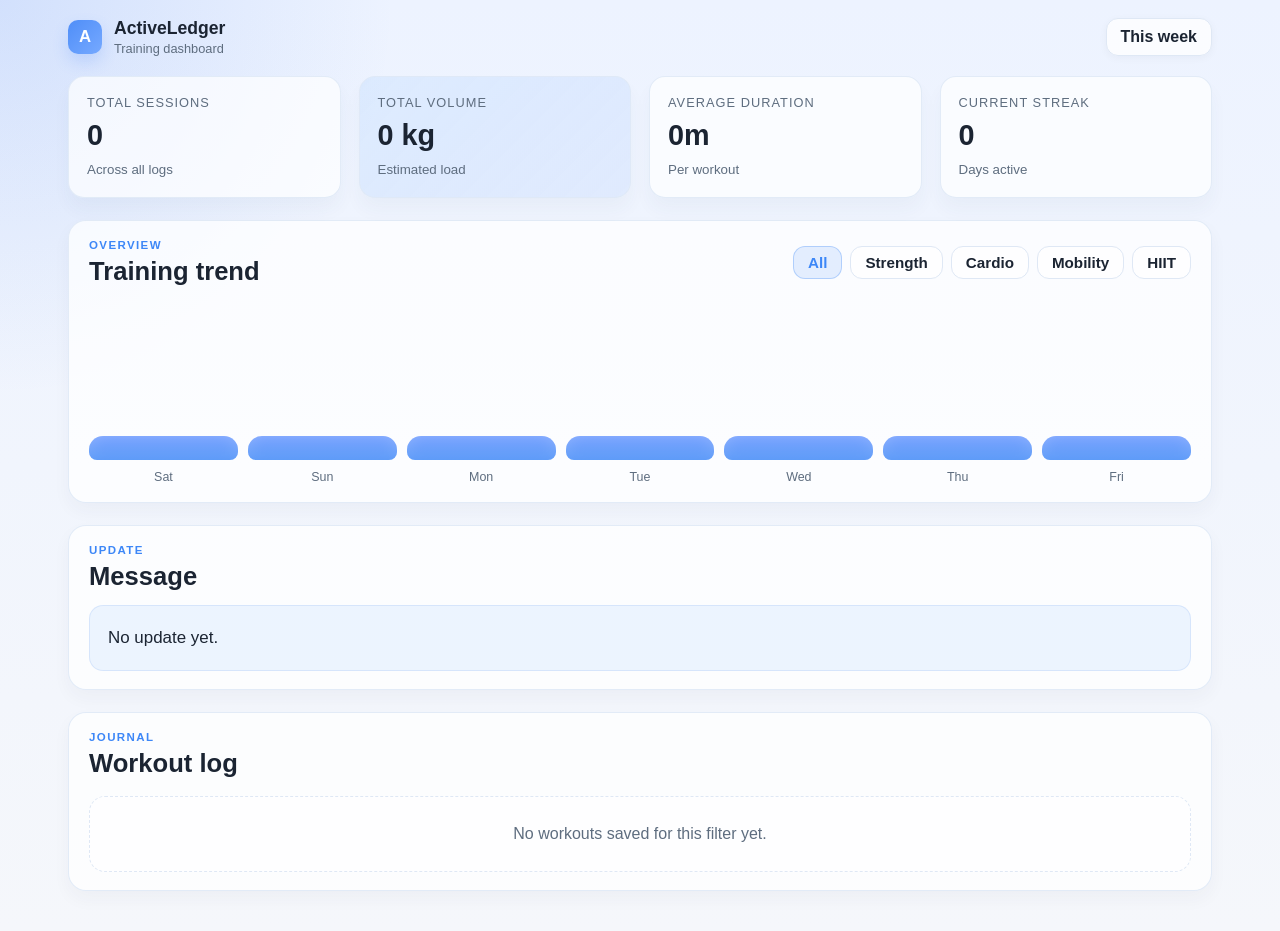
<file: index.html>
<!DOCTYPE html>
<html lang="en">
  <head>
    <meta charset="UTF-8" />
    <meta name="viewport" content="width=device-width, initial-scale=1.0" />
    <title>Training Dashboard</title>
    <meta
      name="description"
      content="Private workout and training dashboard for tracking sessions, exercise data, and progress."
    />
    <link rel="stylesheet" href="styles.css?v=2026-08-30-1" />
  </head>
  <body>
    <div class="app-shell">
      <header class="topbar">
        <div class="brand" aria-label="Trainer dashboard brand">
          <div class="brand-mark">A</div>
          <div>
            <strong>ActiveLedger</strong>
            <span>Training dashboard</span>
          </div>
        </div>
        <div class="topbar-actions">
          <button id="this-week-button" class="pill-button" type="button" aria-pressed="false">This week</button>
        </div>
      </header>

      <main class="dashboard">
        <section class="summary-grid" aria-label="Session summary cards">
          <article class="metric-card">
            <label>Total sessions</label>
            <strong id="total-sessions">0</strong>
            <small>Across all logs</small>
          </article>
          <article class="metric-card accent">
            <label>Total volume</label>
            <strong id="total-volume">0</strong>
            <small>Estimated load</small>
          </article>
          <article class="metric-card">
            <label>Average duration</label>
            <strong id="avg-duration">0m</strong>
            <small>Per workout</small>
          </article>
          <article class="metric-card">
            <label>Current streak</label>
            <strong id="streak-count">0</strong>
            <small>Days active</small>
          </article>
        </section>

        <section class="panel overview-panel" aria-label="Weekly training overview">
          <div class="panel-header">
            <div>
              <p class="eyebrow">Overview</p>
              <h2>Training trend</h2>
            </div>
            <div class="filters" id="type-filters" aria-label="Workout type filters">
              <button class="filter-chip active" type="button" data-filter="all">All</button>
              <button class="filter-chip" type="button" data-filter="strength">Strength</button>
              <button class="filter-chip" type="button" data-filter="cardio">Cardio</button>
              <button class="filter-chip" type="button" data-filter="mobility">Mobility</button>
              <button class="filter-chip" type="button" data-filter="hiit">HIIT</button>
            </div>
          </div>
          <div id="weekly-chart" class="weekly-chart" aria-label="Weekly workout volume chart"></div>
        </section>

        <section class="panel message-panel" aria-label="Public update message">
          <div class="panel-header compact">
            <div>
              <p class="eyebrow">Update</p>
              <h2>Message</h2>
            </div>
          </div>
          <div id="public-message" class="public-message">No update yet.</div>
        </section>

        <section class="panel log-panel" aria-label="Workout list">
          <div class="panel-header">
            <div>
              <p class="eyebrow">Journal</p>
              <h2>Workout log</h2>
            </div>
          </div>
          <div id="workout-list" class="workout-list"></div>
        </section>
      </main>
    </div>

    <script src="script.js?v=2026-08-30-1"></script>
  </body>
</html>
</file>
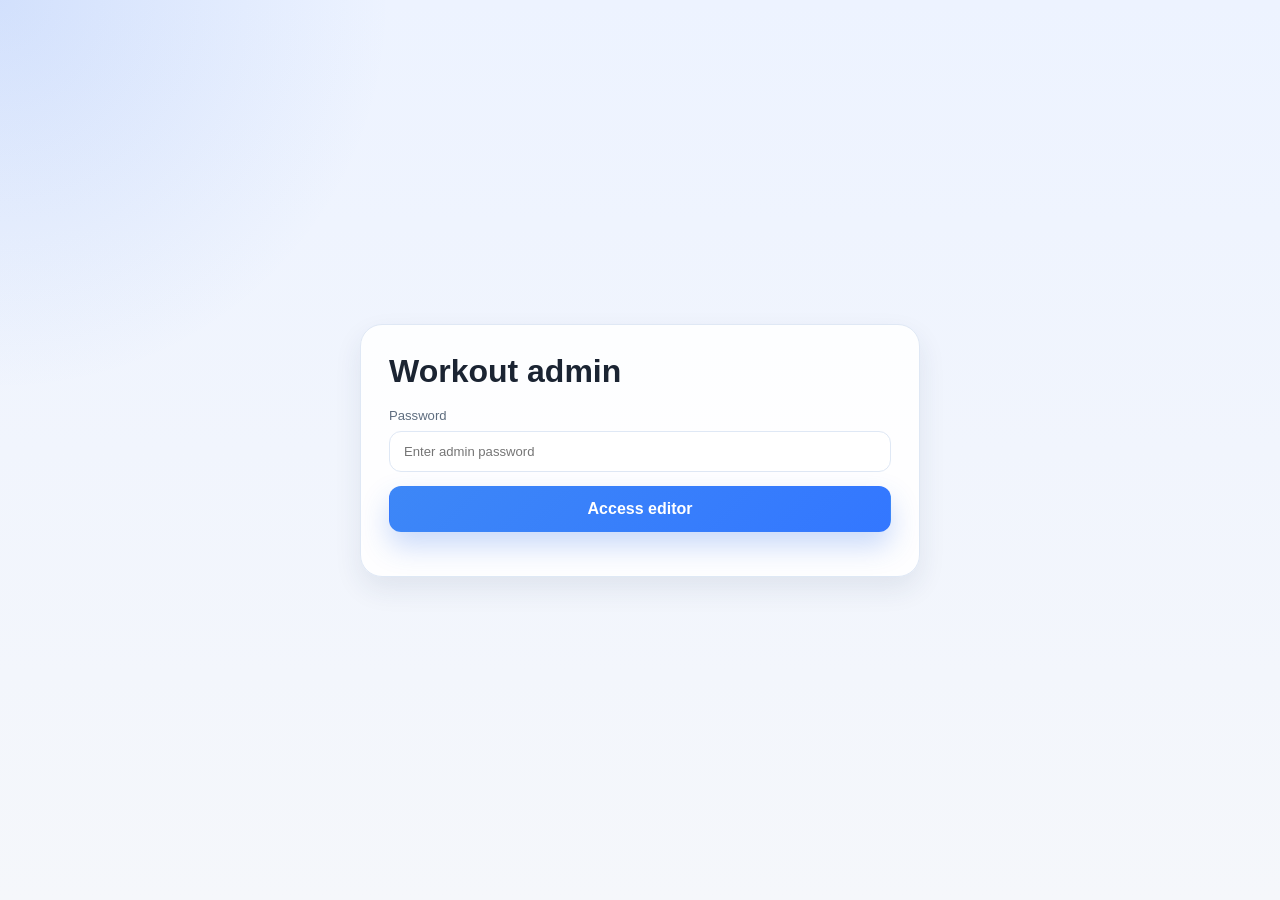
<file: admin.html>
<!DOCTYPE html>
<html lang="en">
  <head>
    <meta charset="UTF-8" />
    <meta name="viewport" content="width=device-width, initial-scale=1.0" />
    <title>Workout Admin</title>
    <link rel="stylesheet" href="styles.css?v=2026-08-30-1" />
    <style>
      body {
        min-height: 100vh;
        display: grid;
        place-items: center;
        padding: 24px;
      }

      .admin-card {
        width: min(100%, 560px);
        padding: 28px;
        border-radius: 22px;
        background: rgba(255, 255, 255, 0.9);
        border: 1px solid var(--line);
        box-shadow: var(--shadow);
      }

      .admin-card h1 {
        margin: 0 0 18px;
      }

      .hidden {
        display: none;
      }

      .message {
        margin-top: 8px;
        color: var(--muted);
      }

      .error {
        color: #c53434;
        font-weight: 600;
      }
    </style>
  </head>
  <body>
    <div class="admin-card">
      <h1>Workout admin</h1>

      <div id="login-panel">
        <form id="admin-login-form" class="log-form">
          <label>
            <span>Password</span>
            <input id="admin-password" type="password" placeholder="Enter admin password" required />
          </label>
          <button class="primary-button" type="submit">Access editor</button>
        </form>
      </div>

      <div id="editor-panel" class="hidden">
        <form id="message-form" class="log-form">
          <label>
            <span>Workout entry</span>
            <textarea id="message-input" rows="12" placeholder="26.07.26&#10;Lat pulldowns: 105*7, 85*8, 65*9&#10;Triceps block pushdown with V hold: 50*4, 35*12, 25*9 (Mio repped to 14)&#10;Seated rows in machine: 120*5, 85*10, 65*13"></textarea>
          </label>
          <label>
            <span>GitHub token (optional, for repo sync)</span>
            <input id="github-token" type="password" placeholder="Optional PAT for GitHub sync" />
          </label>
          <div style="display:flex; gap:12px; flex-wrap:wrap;">
            <button class="primary-button" type="submit">Save message</button>
            <button id="logout-btn" class="ghost-button" type="button">Log out</button>
          </div>
        </form>
        <p class="message"><a href="/">Open public dashboard</a></p>
      </div>

      <p id="status-message" class="message"></p>
    </div>

    <script>
      const ADMIN_PASSWORD = 'workout-admin-2026';
      const MESSAGE_KEY = 'training-dashboard-message';

      const loginPanel = document.getElementById('login-panel');
      const editorPanel = document.getElementById('editor-panel');
      const adminLoginForm = document.getElementById('admin-login-form');
      const messageForm = document.getElementById('message-form');
      const statusMessage = document.getElementById('status-message');
      const passwordInput = document.getElementById('admin-password');
      const messageInput = document.getElementById('message-input');
      const githubTokenInput = document.getElementById('github-token');

      function setStatus(text, isError = false) {
        statusMessage.textContent = text;
        statusMessage.classList.toggle('error', isError);
      }

      function showEditor() {
        loginPanel.classList.add('hidden');
        editorPanel.classList.remove('hidden');
        messageInput.value = localStorage.getItem(MESSAGE_KEY) || '';
      }

      function showLogin() {
        editorPanel.classList.add('hidden');
        loginPanel.classList.remove('hidden');
        passwordInput.value = '';
      }

      function isLoggedIn() {
        return sessionStorage.getItem('training-dashboard-admin') === 'true';
      }

      if (isLoggedIn()) {
        showEditor();
      }

      adminLoginForm.addEventListener('submit', (event) => {
        event.preventDefault();
        const value = passwordInput.value.trim();

        if (value === ADMIN_PASSWORD) {
          sessionStorage.setItem('training-dashboard-admin', 'true');
          setStatus('Access granted.');
          showEditor();
        } else {
          setStatus('Incorrect password.', true);
        }
      });

      function parseSetEntry(part) {
        const clean = String(part || '').replace(/\s+/g, ' ').trim();
        const match = clean.match(/^(\d+(?:\.\d+)?)\s*\*\s*(\d+)/i);
        if (!match) return null;
        const weight = Number(match[1]);
        const reps = Number(match[2]);
        if (!Number.isFinite(weight) || !Number.isFinite(reps)) return null;
        return { weight, reps };
      }

      function calculateExerciseVolume(sets) {
        if (!Array.isArray(sets) || !sets.length) return 0;
        return sets.reduce((sum, set) => sum + Number(set.weight || 0) * Number(set.reps || 0), 0);
      }

      function parseSessionEntry(rawText) {
        const text = String(rawText || '').trim();
        if (!text) return null;

        const lines = text.split(/\r?\n/).map((line) => line.trim()).filter(Boolean);
        if (!lines.length) return null;

        const date = lines[0].match(/\d{2}\.\d{2}\.\d{2}/)?.[0] || new Date().toISOString().slice(0, 10);
        const exerciseData = [];

        lines.slice(1).forEach((line) => {
          const match = line.match(/^(.+?):\s*(.+)$/);
          if (!match) return;

          const name = match[1].trim();
          const valueText = match[2].trim();
          const setEntries = valueText
            .split(',')
            .map((part) => part.trim())
            .filter(Boolean)
            .map((part) => parseSetEntry(part))
            .filter(Boolean);

          if (!setEntries.length) return;

          exerciseData.push({
            name,
            sets: setEntries,
            notes: valueText.includes('(') ? valueText.match(/\((.*)\)/)?.[1] || '' : ''
          });
        });

        if (!exerciseData.length) return null;

        const totalVolume = exerciseData.reduce((sum, exercise) => sum + calculateExerciseVolume(exercise.sets), 0);

        return {
          id: Date.now(),
          date,
          type: 'strength',
          name: `Workout ${date}`,
          duration: Math.max(30, exerciseData.length * 15),
          notes: text,
          exercises: exerciseData,
          totalVolume
        };
      }

      function base64Encode(value) {
        return btoa(unescape(encodeURIComponent(value)));
      }

      function readLocalWorkouts() {
        const raw = localStorage.getItem('training-dashboard-workouts');
        if (!raw) {
          return [];
        }

        try {
          const parsed = JSON.parse(raw);
          return Array.isArray(parsed) ? parsed : [];
        } catch (error) {
          return [];
        }
      }

      async function syncToGithub(workouts, messageText) {
        const token = githubTokenInput.value.trim();
        if (!token) {
          return false;
        }

        const repoOwner = 'At191124';
        const repoName = 'G_rep';
        const filePath = 'data/workouts.json';
        const url = `https://api.github.com/repos/${repoOwner}/${repoName}/contents/${filePath}`;

        try {
          const currentResponse = await fetch(url, {
            headers: {
              Authorization: `Bearer ${token}`,
              Accept: 'application/vnd.github+json'
            }
          });

          if (!currentResponse.ok) {
            return false;
          }

          const currentFile = await currentResponse.json();
          const payload = {
            message: 'Update workout log from admin dashboard',
            content: base64Encode(JSON.stringify({
              message: messageText || 'No update yet.',
              workouts
            }, null, 2)),
            sha: currentFile.sha
          };

          const uploadResponse = await fetch(url, {
            method: 'PUT',
            headers: {
              Authorization: `Bearer ${token}`,
              Accept: 'application/vnd.github+json',
              'Content-Type': 'application/json'
            },
            body: JSON.stringify(payload)
          });

          return uploadResponse.ok;
        } catch (error) {
          return false;
        }
      }

      function saveSessionEntry(rawText) {
        const parsed = parseSessionEntry(rawText);
        if (!parsed) return false;

        const stored = JSON.parse(localStorage.getItem('training-dashboard-sessions') || '[]');
        stored.unshift(parsed);
        localStorage.setItem('training-dashboard-sessions', JSON.stringify(stored));
        localStorage.setItem('training-dashboard-workouts', JSON.stringify(stored));
        localStorage.setItem('training-dashboard-message', rawText);
        return true;
      }

      messageForm.addEventListener('submit', async (event) => {
        event.preventDefault();
        const content = messageInput.value.trim();

        if (!content) {
          setStatus('Please enter a workout entry.', true);
          return;
        }

        const saved = saveSessionEntry(content);
        if (!saved) {
          setStatus('Could not parse that workout entry.', true);
          return;
        }

        const workouts = readLocalWorkouts();
        const synced = await syncToGithub(workouts, content || 'No update yet.');

        localStorage.setItem('training-dashboard-workouts', JSON.stringify(workouts));
        localStorage.setItem(MESSAGE_KEY, content || 'No update yet.');
        setStatus(synced ? 'Message saved successfully and synced to GitHub.' : 'Message saved locally. Add a GitHub PAT to sync the public repo.');
      });

      document.getElementById('logout-btn').addEventListener('click', () => {
        sessionStorage.removeItem('training-dashboard-admin');
        setStatus('Signed out.');
        showLogin();
      });
    </script>
  </body>
</html>
</file>
<file: styles.css>
:root {
  --bg: #edf3fb;
  --panel: rgba(255, 255, 255, 0.8);
  --panel-strong: #ffffff;
  --line: #dfe8f5;
  --text: #1b2432;
  --muted: #5e6d7f;
  --primary: #3d87f7;
  --primary-soft: rgba(61, 135, 247, 0.12);
  --accent: #28b28d;
  --warning: #ff9a3d;
  --shadow: 0 12px 28px rgba(31, 53, 84, 0.09);
  --radius: 18px;
}

* {
  box-sizing: border-box;
}

html {
  scroll-behavior: smooth;
}

body {
  margin: 0;
  min-height: 100vh;
  font-family: "Segoe UI", Tahoma, Geneva, Verdana, sans-serif;
  background:
    radial-gradient(circle at top left, rgba(47, 111, 237, 0.14), transparent 25%),
    linear-gradient(180deg, #edf3ff 0%, #f5f7fb 100%);
  color: var(--text);
}

button,
input,
select,
textarea {
  font: inherit;
}

button {
  cursor: pointer;
}

.app-shell {
  max-width: 1180px;
  margin: 0 auto;
  padding: 18px 18px 40px;
}

.topbar {
  display: flex;
  align-items: center;
  justify-content: space-between;
  gap: 16px;
  margin: 0 0 20px;
}

.brand {
  display: inline-flex;
  align-items: center;
  gap: 12px;
}

.brand-mark {
  width: 34px;
  height: 34px;
  display: grid;
  place-items: center;
  border-radius: 10px;
  background: linear-gradient(135deg, #4f8ef8, #76a9ff);
  color: white;
  font-weight: 700;
  font-size: 1.05rem;
  box-shadow: 0 8px 16px rgba(70, 130, 250, 0.2);
}

.brand strong {
  display: block;
  font-size: 1.1rem;
  font-weight: 700;
}

.brand span {
  display: block;
  font-size: 0.8rem;
  color: var(--muted);
  margin-top: 2px;
}

.pill-button,
.ghost-button,
.primary-button,
.filter-chip {
  border: 1px solid transparent;
  border-radius: 12px;
  transition: transform 0.2s ease, border-color 0.2s ease, background 0.2s ease;
}

.pill-button,
.ghost-button,
.filter-chip {
  background: rgba(255, 255, 255, 0.8);
  color: var(--text);
  border-color: var(--line);
}

.pill-button {
  padding: 9px 14px;
  font-weight: 600;
  box-shadow: 0 2px 8px rgba(16, 35, 62, 0.04);
}

.dashboard {
  display: grid;
  gap: 22px;
}

.summary-grid {
  display: grid;
  grid-template-columns: repeat(4, minmax(0, 1fr));
  gap: 18px;
}

.metric-card {
  position: relative;
  display: flex;
  flex-direction: column;
  gap: 10px;
  padding: 18px 18px 20px;
  background: rgba(255, 255, 255, 0.7);
  border: 1px solid rgba(223, 233, 247, 0.9);
  border-radius: 16px;
  box-shadow: 0 12px 18px rgba(46, 68, 94, 0.04);
}

.metric-card label {
  font-size: 0.8rem;
  text-transform: uppercase;
  letter-spacing: 0.08em;
  color: var(--muted);
}

.metric-card strong {
  font-size: clamp(1.8rem, 2vw, 2.4rem);
  line-height: 1.1;
}

.metric-card small {
  color: var(--muted);
}

.metric-card.accent {
  background: linear-gradient(135deg, rgba(143, 195, 255, 0.18), rgba(118, 169, 255, 0.12));
}

.panel {
  padding: 18px 20px 18px;
  border: 1px solid rgba(223, 233, 247, 0.9);
  border-radius: 18px;
  background: rgba(255, 255, 255, 0.74);
  box-shadow: 0 8px 18px rgba(39, 55, 71, 0.04);
}

.panel-header {
  display: flex;
  justify-content: space-between;
  align-items: center;
  gap: 16px;
  margin-bottom: 18px;
}

.panel-header.compact {
  margin-bottom: 14px;
}

.eyebrow {
  margin: 0 0 6px;
  color: #3d87f7;
  text-transform: uppercase;
  letter-spacing: 0.12em;
  font-size: 0.72rem;
  font-weight: 700;
}

h2 {
  margin: 0;
  font-size: clamp(1.25rem, 2vw, 2rem);
  font-weight: 800;
}

.filters {
  display: flex;
  flex-wrap: wrap;
  gap: 8px;
}

.filter-chip {
  padding: 7px 14px;
  font-weight: 600;
  font-size: 0.95rem;
}

.filter-chip.active {
  background: rgba(61, 135, 247, 0.12);
  color: var(--primary);
  border-color: rgba(61, 135, 247, 0.3);
}

.weekly-chart {
  display: grid;
  grid-template-columns: repeat(7, minmax(0, 1fr));
  gap: 10px;
  align-items: end;
  min-height: 180px;
  padding-top: 8px;
}

.chart-bar {
  display: flex;
  flex-direction: column;
  justify-content: end;
  align-items: center;
  gap: 10px;
  min-height: 100%;
}

.bar-visual {
  width: 100%;
  min-height: 24px;
  border-radius: 14px 14px 8px 8px;
  background: linear-gradient(180deg, #7fa7ff 0%, var(--primary) 100%);
  box-shadow: inset 0 -10px 18px rgba(255, 255, 255, 0.2);
}

.chart-bar small {
  color: var(--muted);
  font-size: 0.78rem;
}

.layout-grid {
  display: grid;
  grid-template-columns: minmax(0, 1.6fr) minmax(300px, 0.9fr);
  gap: 22px;
}

.workout-list {
  display: grid;
  gap: 14px;
}

.workout-entry {
  border: 1px solid var(--line);
  border-radius: 16px;
  background: rgba(255, 255, 255, 0.85);
  overflow: hidden;
}

.entry-header {
  width: 100%;
  display: grid;
  grid-template-columns: minmax(0, 1fr) auto auto;
  align-items: center;
  gap: 12px;
  padding: 16px 18px;
  border: 0;
  background: transparent;
  font: inherit;
  text-align: left;
  color: inherit;
}

.entry-main {
  display: flex;
  flex-direction: column;
  gap: 4px;
}

.entry-main strong {
  font-size: 1.02rem;
}

.entry-main span,
.entry-meta {
  color: var(--muted);
  font-size: 0.78rem;
}

.entry-badge {
  display: inline-flex;
  align-items: center;
  justify-content: center;
  padding: 5px 10px;
  border-radius: 999px;
  background: rgba(64, 196, 168, 0.12);
  color: #1aa57c;
  font-weight: 700;
  font-size: 0.74rem;
  text-transform: capitalize;
}

.entry-volume {
  font-weight: 700;
  color: var(--accent);
  font-size: 0.88rem;
}

.entry-details {
  padding: 0 18px 18px;
  display: none;
}

.workout-entry.open .entry-details {
  display: block;
}

.entry-body {
  display: grid;
  grid-template-columns: minmax(0, 1.2fr) minmax(160px, 0.8fr);
  gap: 18px;
  padding-top: 12px;
  border-top: 1px solid var(--line);
}

.entry-body ul {
  list-style: none;
  padding: 0;
  margin: 0;
  display: grid;
  gap: 8px;
}

.entry-body li {
  display: flex;
  justify-content: space-between;
  gap: 14px;
  padding: 10px 12px;
  border-radius: 12px;
  background: #f5f8fe;
  color: var(--text);
}

.exercise-name {
  font-weight: 600;
}

.exercise-meta {
  color: var(--muted);
  font-size: 0.72rem;
}

.entry-notes {
  padding: 12px 14px;
  border-radius: 12px;
  background: rgba(12, 171, 143, 0.06);
  color: var(--muted);
  line-height: 1.5;
}

.log-form {
  display: grid;
  gap: 14px;
}

.field-grid {
  display: grid;
  grid-template-columns: repeat(2, minmax(0, 1fr));
  gap: 12px;
}

label {
  display: grid;
  gap: 8px;
  color: var(--muted);
  font-size: 0.82rem;
}

input,
select,
textarea {
  width: 100%;
  border: 1px solid var(--line);
  border-radius: 12px;
  padding: 12px 14px;
  background: rgba(255, 255, 255, 0.9);
  color: var(--text);
}

input:focus,
select:focus,
textarea:focus {
  border-color: rgba(47, 111, 237, 0.5);
  outline: none;
  box-shadow: 0 0 0 4px rgba(47, 111, 237, 0.08);
}

textarea {
  resize: vertical;
}

.primary-button {
  padding: 13px 16px;
  font-weight: 700;
  border-color: transparent;
  background: linear-gradient(135deg, var(--primary), #3377ff);
  color: white;
  box-shadow: 0 14px 28px rgba(47, 111, 237, 0.25);
}

.ghost-button {
  padding: 9px 12px;
  font-weight: 600;
}

button:hover {
  transform: translateY(-1px);
}

.public-message {
  padding: 18px 18px;
  border-radius: 14px;
  background: rgba(124, 178, 255, 0.12);
  border: 1px solid rgba(62, 124, 227, 0.12);
  color: var(--text);
  line-height: 1.65;
  white-space: pre-wrap;
  font-size: 1.06rem;
}

.empty-state {
  padding: 28px 16px;
  text-align: center;
  color: var(--muted);
  border: 1px dashed var(--line);
  border-radius: 16px;
  background: rgba(255, 255, 255, 0.6);
}

@media (max-width: 900px) {
  .summary-grid {
    grid-template-columns: repeat(2, minmax(0, 1fr));
  }

  .layout-grid {
    grid-template-columns: 1fr;
  }
}

@media (max-width: 620px) {
  .app-shell {
    padding-inline: 14px;
  }

  .summary-grid,
  .field-grid,
  .entry-body {
    grid-template-columns: 1fr;
  }

  .topbar,
  .panel-header,
  .entry-header {
    align-items: flex-start;
  }

  .topbar,
  .panel-header,
  .entry-header {
    grid-template-columns: 1fr;
    display: grid;
  }

  .brand {
    margin-bottom: 6px;
  }
}
</file>
